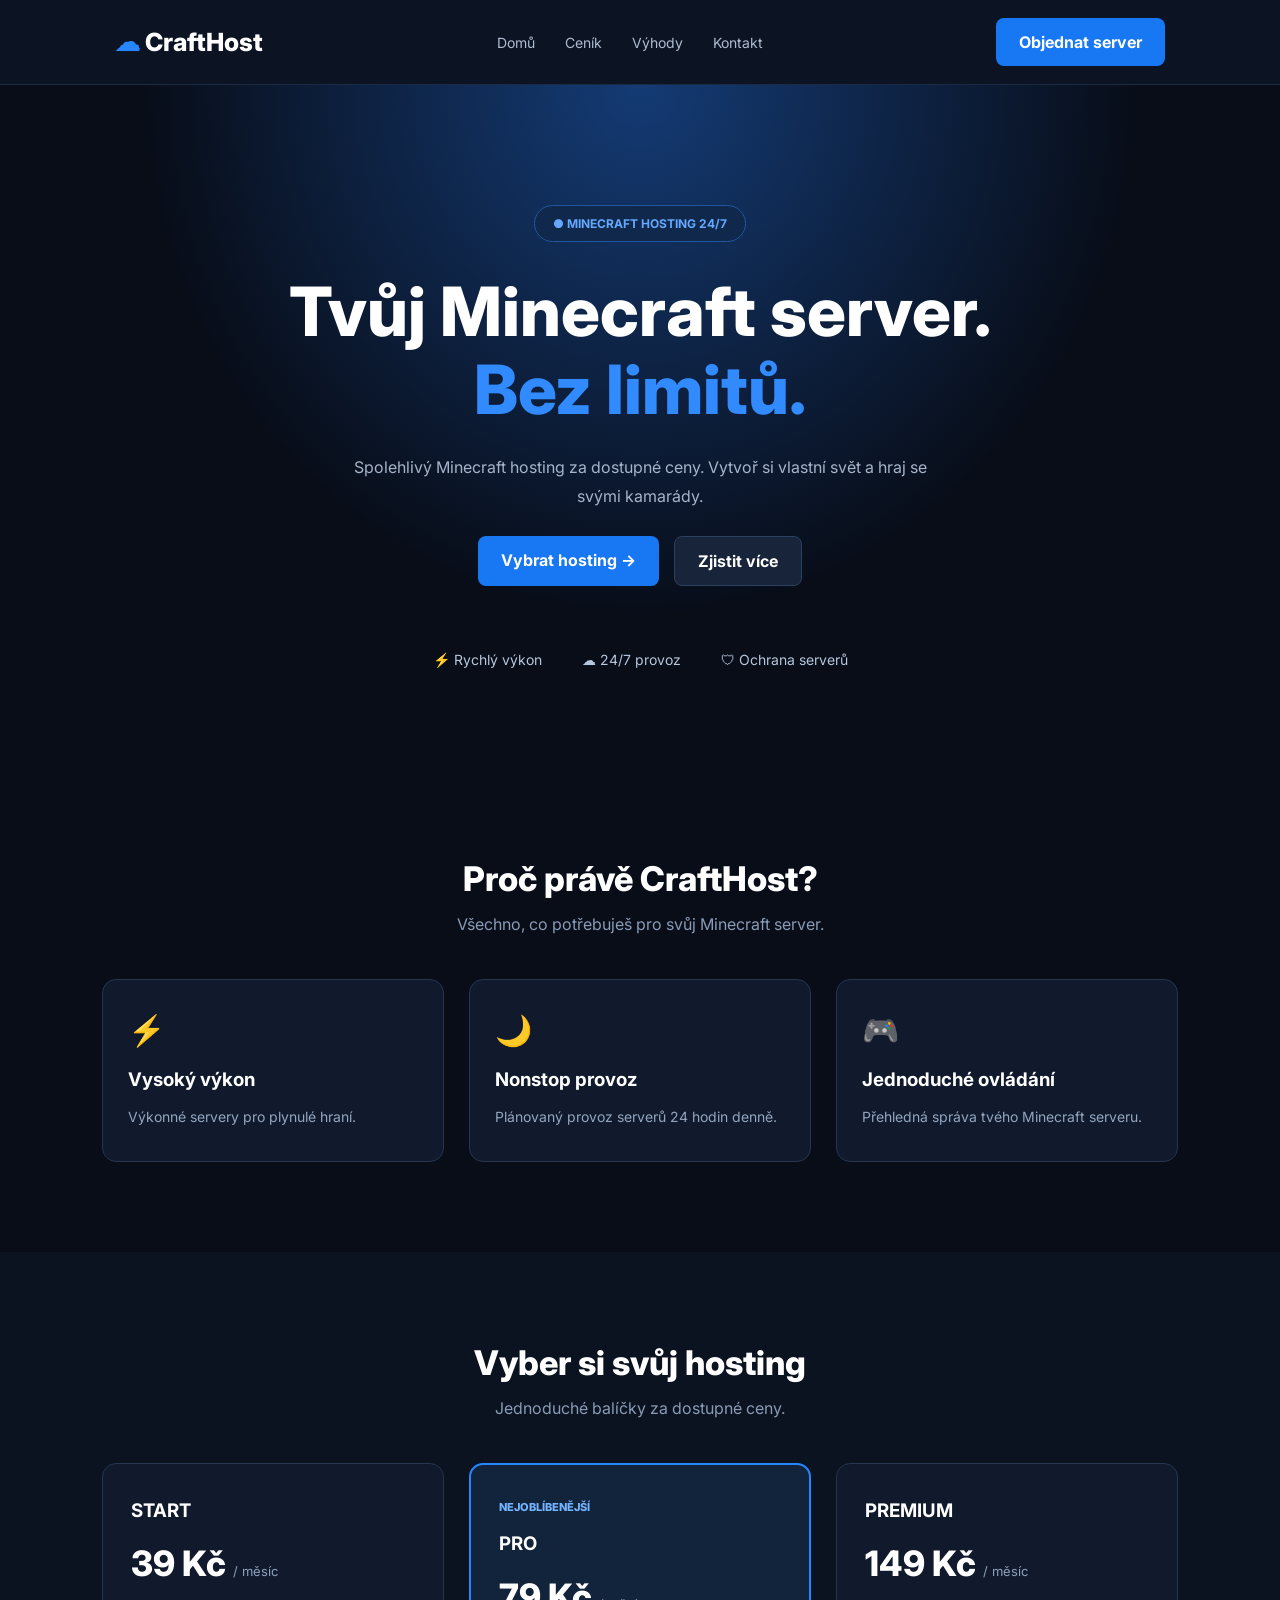
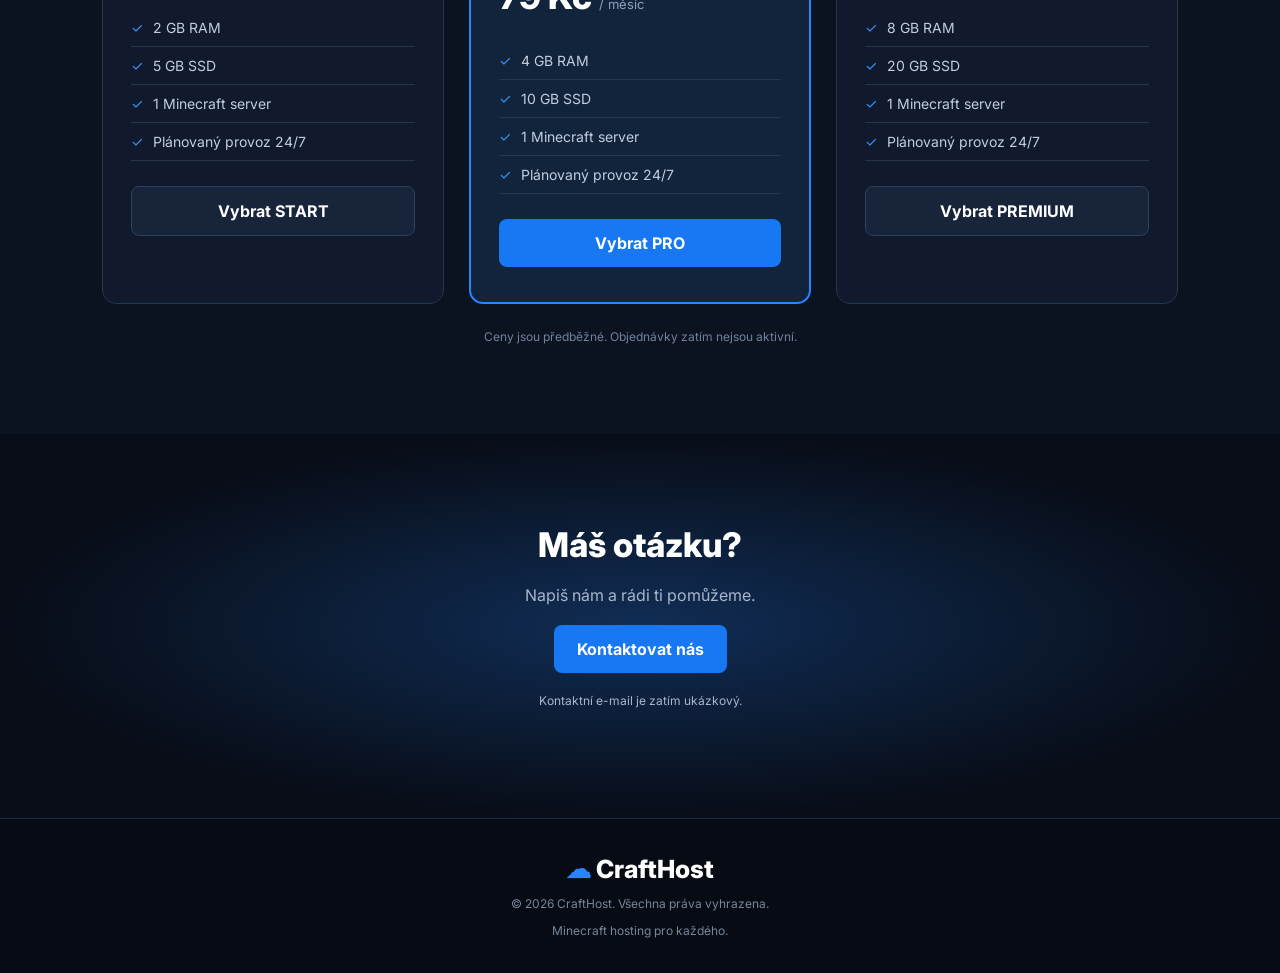
<file: index.html>
<!DOCTYPE html>
<html lang="cs">
<head>
    <meta charset="UTF-8">
    <meta name="viewport" content="width=device-width, initial-scale=1.0">
    <title>CraftHost | Minecraft Hosting</title>
    <meta name="description" content="CraftHost – dostupný Minecraft hosting s nonstop provozem.">
    <link rel="stylesheet" href="style.css">
    <link rel="preconnect" href="https://fonts.googleapis.com">
    <link href="https://fonts.googleapis.com/css2?family=Inter:wght@400;500;600;700;800&display=swap" rel="stylesheet">
</head>
<body>

<header>
    <a href="#" class="logo"><span>☁</span> CraftHost</a>
    <nav>
        <a href="#home">Domů</a>
        <a href="#pricing">Ceník</a>
        <a href="#features">Výhody</a>
        <a href="#contact">Kontakt</a>
    </nav>
    <a href="#pricing" class="nav-button">Objednat server</a>
</header>

<section class="hero" id="home">
    <div class="tag">● MINECRAFT HOSTING 24/7</div>
    <h1>Tvůj Minecraft server.<br><span>Bez limitů.</span></h1>
    <p>Spolehlivý Minecraft hosting za dostupné ceny.
       Vytvoř si vlastní svět a hraj se svými kamarády.</p>
    <div class="hero-buttons">
        <a href="#pricing" class="button">Vybrat hosting →</a>
        <a href="#features" class="button secondary">Zjistit více</a>
    </div>
    <div class="hero-info">
        <div>⚡ Rychlý výkon</div>
        <div>☁ 24/7 provoz</div>
        <div>🛡 Ochrana serverů</div>
    </div>
</section>

<section class="features" id="features">
    <h2>Proč právě CraftHost?</h2>
    <p class="subtitle">Všechno, co potřebuješ pro svůj Minecraft server.</p>
    <div class="feature-grid">
        <article>
            <div class="feature-icon">⚡</div>
            <h3>Vysoký výkon</h3>
            <p>Výkonné servery pro plynulé hraní.</p>
        </article>
        <article>
            <div class="feature-icon">🌙</div>
            <h3>Nonstop provoz</h3>
            <p>Plánovaný provoz serverů 24 hodin denně.</p>
        </article>
        <article>
            <div class="feature-icon">🎮</div>
            <h3>Jednoduché ovládání</h3>
            <p>Přehledná správa tvého Minecraft serveru.</p>
        </article>
    </div>
</section>

<section class="pricing" id="pricing">
    <h2>Vyber si svůj hosting</h2>
    <p class="subtitle">Jednoduché balíčky za dostupné ceny.</p>
    <div class="price-grid">
        <article class="price-card">
            <h3>START</h3>
            <div class="price">39 Kč <small>/ měsíc</small></div>
            <ul>
                <li>2 GB RAM</li>
                <li>5 GB SSD</li>
                <li>1 Minecraft server</li>
                <li>Plánovaný provoz 24/7</li>
            </ul>
            <a href="#contact" class="button secondary">Vybrat START</a>
        </article>
        <article class="price-card popular">
            <div class="popular-tag">NEJOBLÍBENĚJŠÍ</div>
            <h3>PRO</h3>
            <div class="price">79 Kč <small>/ měsíc</small></div>
            <ul>
                <li>4 GB RAM</li>
                <li>10 GB SSD</li>
                <li>1 Minecraft server</li>
                <li>Plánovaný provoz 24/7</li>
            </ul>
            <a href="#contact" class="button">Vybrat PRO</a>
        </article>
        <article class="price-card">
            <h3>PREMIUM</h3>
            <div class="price">149 Kč <small>/ měsíc</small></div>
            <ul>
                <li>8 GB RAM</li>
                <li>20 GB SSD</li>
                <li>1 Minecraft server</li>
                <li>Plánovaný provoz 24/7</li>
            </ul>
            <a href="#contact" class="button secondary">Vybrat PREMIUM</a>
        </article>
    </div>
    <p class="notice">Ceny jsou předběžné. Objednávky zatím nejsou aktivní.</p>
</section>

<section class="contact" id="contact">
    <h2>Máš otázku?</h2>
    <p>Napiš nám a rádi ti pomůžeme.</p>
    <a href="mailto:info@crafthost.cz" class="button">Kontaktovat nás</a>
    <p class="notice">Kontaktní e-mail je zatím ukázkový.</p>
</section>

<footer>
    <a href="#" class="logo"><span>☁</span> CraftHost</a>
    <p>© 2026 CraftHost. Všechna práva vyhrazena.</p>
    <p>Minecraft hosting pro každého.</p>
</footer>

<script src="script.js"></script>
</body>
</html>
</file>
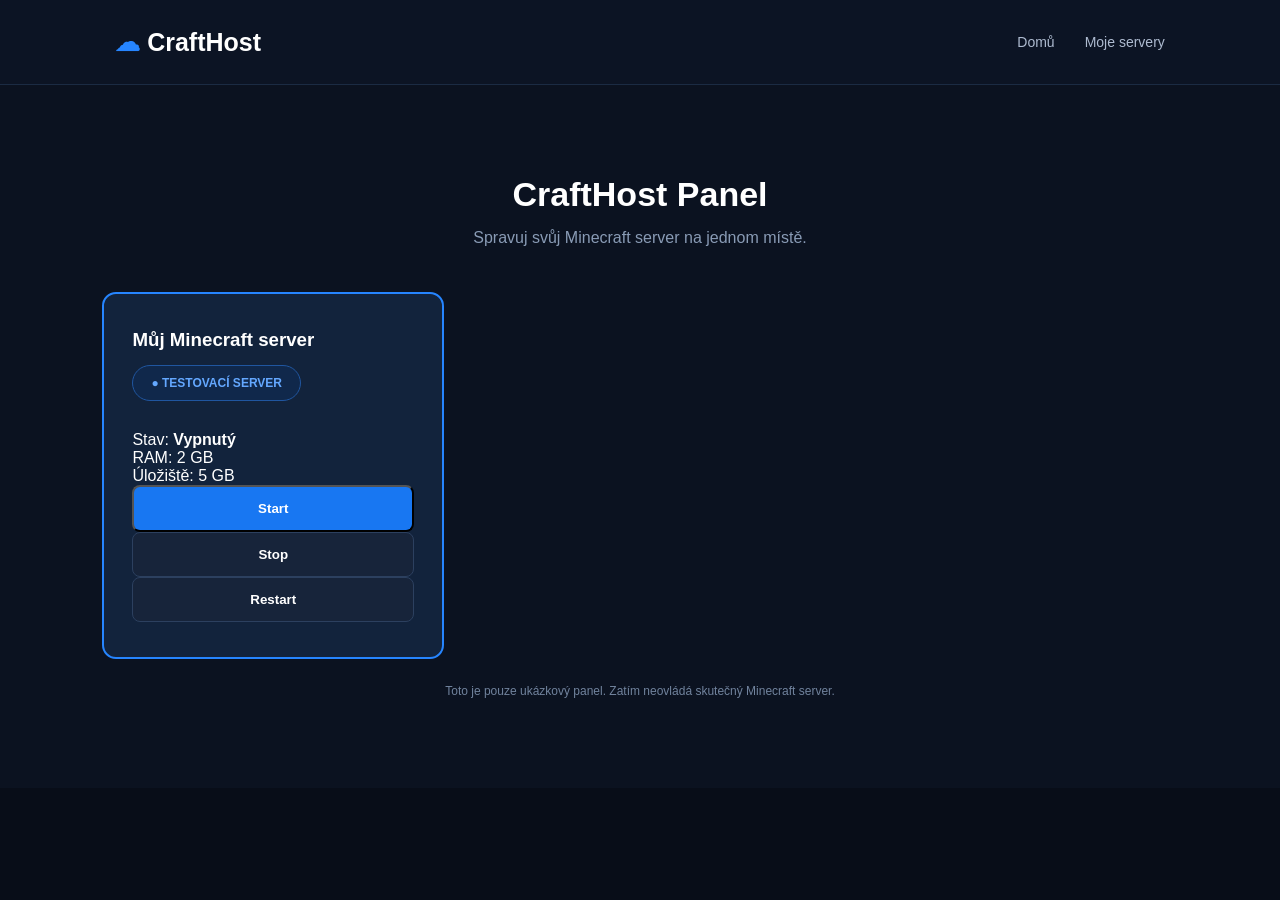
<file: panel.html>
<!DOCTYPE html>
<html lang="cs">
<head>
    <meta charset="UTF-8">
    <meta name="viewport" content="width=device-width, initial-scale=1.0">
    <title>CraftHost Panel</title>
    <link rel="stylesheet" href="style.css">
</head>
<body>

<header>
    <a href="index.html" class="logo"><span>☁</span> CraftHost</a>
    <nav>
        <a href="index.html">Domů</a>
        <a href="#server">Moje servery</a>
    </nav>
</header>

<section class="pricing" id="server">
    <h2>CraftHost Panel</h2>
    <p class="subtitle">Spravuj svůj Minecraft server na jednom místě.</p>

    <div class="price-grid">
        <article class="price-card popular">
            <h3>Můj Minecraft server</h3>
            <div class="tag">● TESTOVACÍ SERVER</div>
            <p>Stav: <strong id="status">Vypnutý</strong></p>
            <p>RAM: 2 GB</p>
            <p>Úložiště: 5 GB</p>

            <button class="button" onclick="startServer()">Start</button>
            <button class="button secondary" onclick="stopServer()">Stop</button>
            <button class="button secondary" onclick="restartServer()">Restart</button>
        </article>
    </div>

    <p class="notice">
        Toto je pouze ukázkový panel. Zatím neovládá skutečný Minecraft server.
    </p>
</section>

<script src="panel.js"></script>
</body>
</html>
</file>
<file: style.css>
* {
    margin: 0;
    padding: 0;
    box-sizing: border-box;
}

html {
    scroll-behavior: smooth;
}

body {
    font-family: 'Inter', sans-serif;
    background: #080d18;
    color: #ffffff;
}

header {
    height: 85px;
    padding: 0 9%;
    display: flex;
    align-items: center;
    justify-content: space-between;
    background: #0c1424;
    border-bottom: 1px solid #1b2b43;
}

.logo {
    font-size: 25px;
    font-weight: 800;
    color: white;
    text-decoration: none;
}

.logo span {
    color: #2685ff;
}

nav {
    display: flex;
    gap: 30px;
}

nav a {
    color: #aebbd0;
    text-decoration: none;
    font-size: 14px;
    transition: .2s;
}

nav a:hover {
    color: #318bff;
}

.nav-button, .button {
    background: #1877f2;
    color: white;
    padding: 14px 23px;
    border-radius: 8px;
    text-decoration: none;
    font-weight: 700;
    display: inline-block;
    transition: .25s;
}

.nav-button:hover, .button:hover {
    background: #3990ff;
    transform: translateY(-3px);
}

.hero {
    text-align: center;
    padding: 120px 20px 100px;
    background:
        radial-gradient(ellipse at 50% 0%, #143b75 0%, transparent 55%),
        #080d18;
}

.tag {
    display: inline-block;
    color: #64a8ff;
    background: #10284b;
    border: 1px solid #2056a0;
    padding: 10px 18px;
    border-radius: 30px;
    font-size: 12px;
    font-weight: 700;
    margin-bottom: 30px;
}

.hero h1 {
    font-size: clamp(38px, 6vw, 68px);
    font-weight: 800;
    line-height: 1.15;
}

.hero h1 span {
    color: #318bff;
}

.hero p {
    color: #a6b4c9;
    max-width: 600px;
    margin: 25px auto;
    line-height: 1.8;
    font-size: 16px;
}

.hero-buttons {
    display: flex;
    justify-content: center;
    gap: 15px;
    flex-wrap: wrap;
}

.secondary {
    background: #17243a;
    border: 1px solid #2c405f;
}

.secondary:hover {
    background: #263d5e;
}

.hero-info {
    display: flex;
    justify-content: center;
    gap: 40px;
    flex-wrap: wrap;
    margin-top: 65px;
    color: #b6c6dc;
    font-size: 14px;
}

.features, .pricing, .contact {
    padding: 90px 8%;
    text-align: center;
}

.features h2, .pricing h2, .contact h2 {
    font-size: 34px;
    font-weight: 800;
}

.subtitle {
    color: #899bb5;
    margin: 15px 0 45px;
}

.feature-grid, .price-grid {
    display: grid;
    grid-template-columns: repeat(3, 1fr);
    gap: 25px;
    max-width: 1100px;
    margin: auto;
}

.feature-grid article, .price-card {
    background: #101a2c;
    border: 1px solid #243650;
    border-radius: 14px;
    padding: 32px 25px;
    text-align: left;
}

.feature-icon {
    font-size: 30px;
    margin-bottom: 20px;
}

.feature-grid h3, .price-card h3 {
    margin-bottom: 14px;
}

.feature-grid p {
    color: #93a5be;
    line-height: 1.7;
    font-size: 14px;
}

.pricing {
    background: #0b1220;
}

.price-card {
    position: relative;
    padding: 35px 28px;
}

.price-card.popular {
    border: 2px solid #2685ff;
    background: #12233c;
}

.popular-tag {
    color: #75b5ff;
    font-size: 11px;
    font-weight: 800;
    margin-bottom: 18px;
}

.price {
    font-size: 35px;
    font-weight: 800;
    margin: 20px 0;
}

.price small {
    color: #8da1bd;
    font-size: 13px;
    font-weight: 400;
}

.price-card ul {
    list-style: none;
    margin: 25px 0;
}

.price-card li {
    color: #c2cee0;
    padding: 10px 0;
    border-bottom: 1px solid #26354b;
    font-size: 14px;
}

.price-card li::before {
    content: "✓";
    color: #3995ff;
    margin-right: 10px;
}

.price-card .button {
    width: 100%;
    text-align: center;
}

.notice {
    color: #71839d;
    font-size: 12px;
    margin-top: 25px;
}

.contact {
    background: radial-gradient(ellipse at center, #102d55, #080d18 70%);
}

.contact p {
    color: #a8b7cc;
    margin: 20px 0;
}

footer {
    padding: 35px 8%;
    background: #070b13;
    border-top: 1px solid #1b2b43;
    text-align: center;
}

footer p {
    color: #75869e;
    font-size: 12px;
    margin-top: 12px;
}

@media (max-width: 800px) {
    header {
        height: auto;
        padding: 25px;
        flex-wrap: wrap;
        gap: 20px;
    }

    nav {
        width: 100%;
        justify-content: center;
        flex-wrap: wrap;
        gap: 16px;
    }

    .nav-button {
        display: none;
    }

    .feature-grid, .price-grid {
        grid-template-columns: 1fr;
    }

    .hero {
        padding-top: 80px;
    }

    .hero-info {
        gap: 20px;
    }
}
</file>
